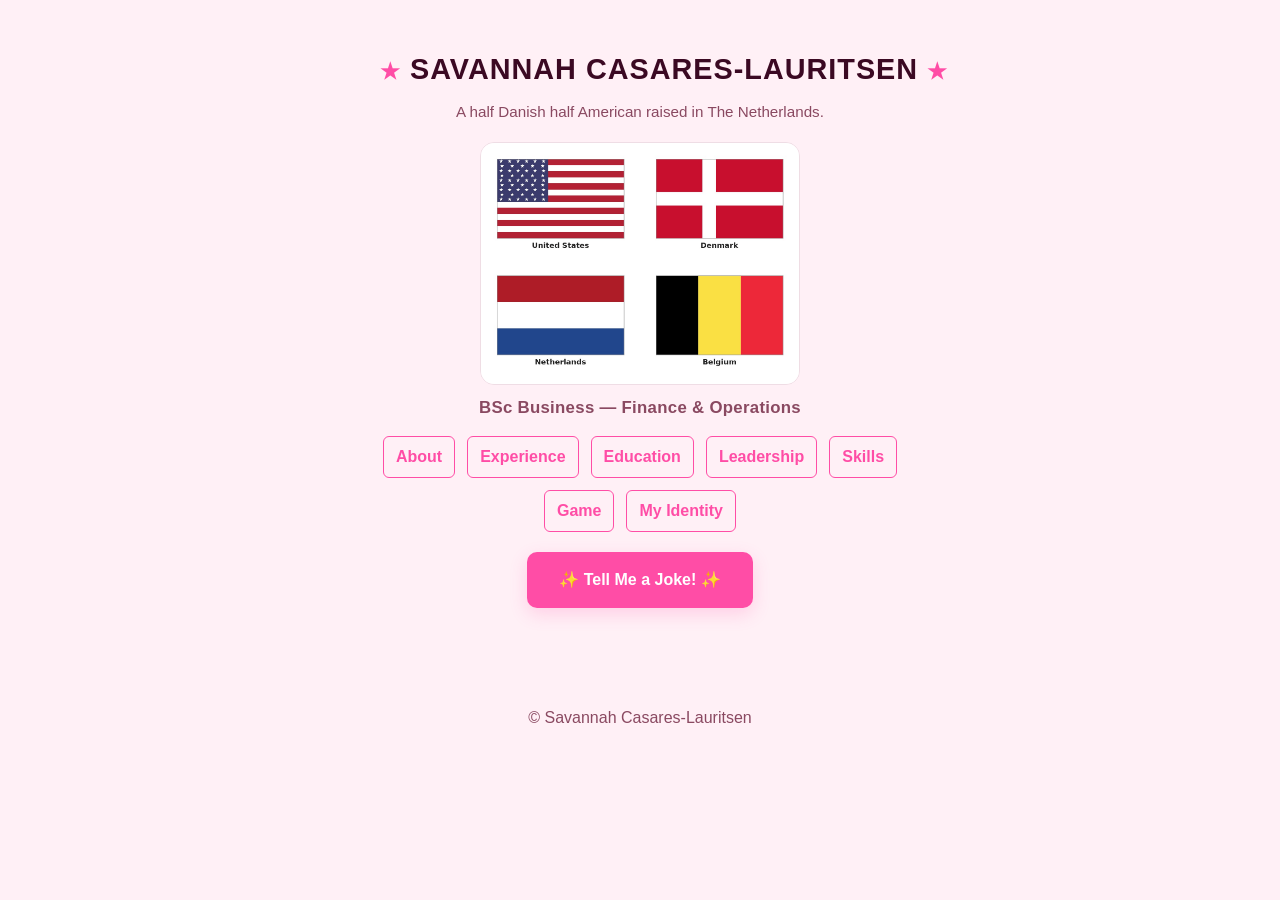
<file: index.html>
<!doctype html>
<html lang="en">
  <head>
    <meta charset="utf-8" />
    <meta name="viewport" content="width=device-width,initial-scale=1" />
    <title>Savannah Casares-Lauritsen</title>
    <meta name="description" content="Home — Savannah Casares-Lauritsen" />
    <link rel="stylesheet" href="styles.css">
  </head>
  <body class="home">
    <main class="hero container">
      <div class="hero-inner">
        <div class="hero-content">
          <h1 class="name"><span class="star">★</span> SAVANNAH CASARES-LAURITSEN <span class="star">★</span></h1>
          <p class="intro">A half Danish half American raised in The Netherlands.</p>
          <div class="photo-wrap">
            <img src="assets/four_flags.jpg" alt="Flags of the United States, Denmark, Netherlands, and Belgium" class="hero-photo">
          </div>
          <p class="tagline">BSc Business — Finance & Operations</p>
          <nav class="hero-links">
            <a class="btn" href="about.html">About</a>
            <a class="btn" href="experience.html">Experience</a>
            <a class="btn" href="education.html">Education</a>
            <a class="btn" href="leadership.html">Leadership</a>
            <a class="btn" href="skills.html">Skills</a>
            <a class="btn" href="games.html">Game</a>
            <a class="btn" href="identity.html">My Identity</a>
          </nav>
          <a class="big-joke-btn" href="jokes.html">✨ Tell Me a Joke! ✨</a>
        </div>
      </div>
    </main>

    <footer class="site-footer">
      <div class="container">© Savannah Casares-Lauritsen</div>
    </footer>

    <script src="script.js"></script>
  </body>
</html>
</file>
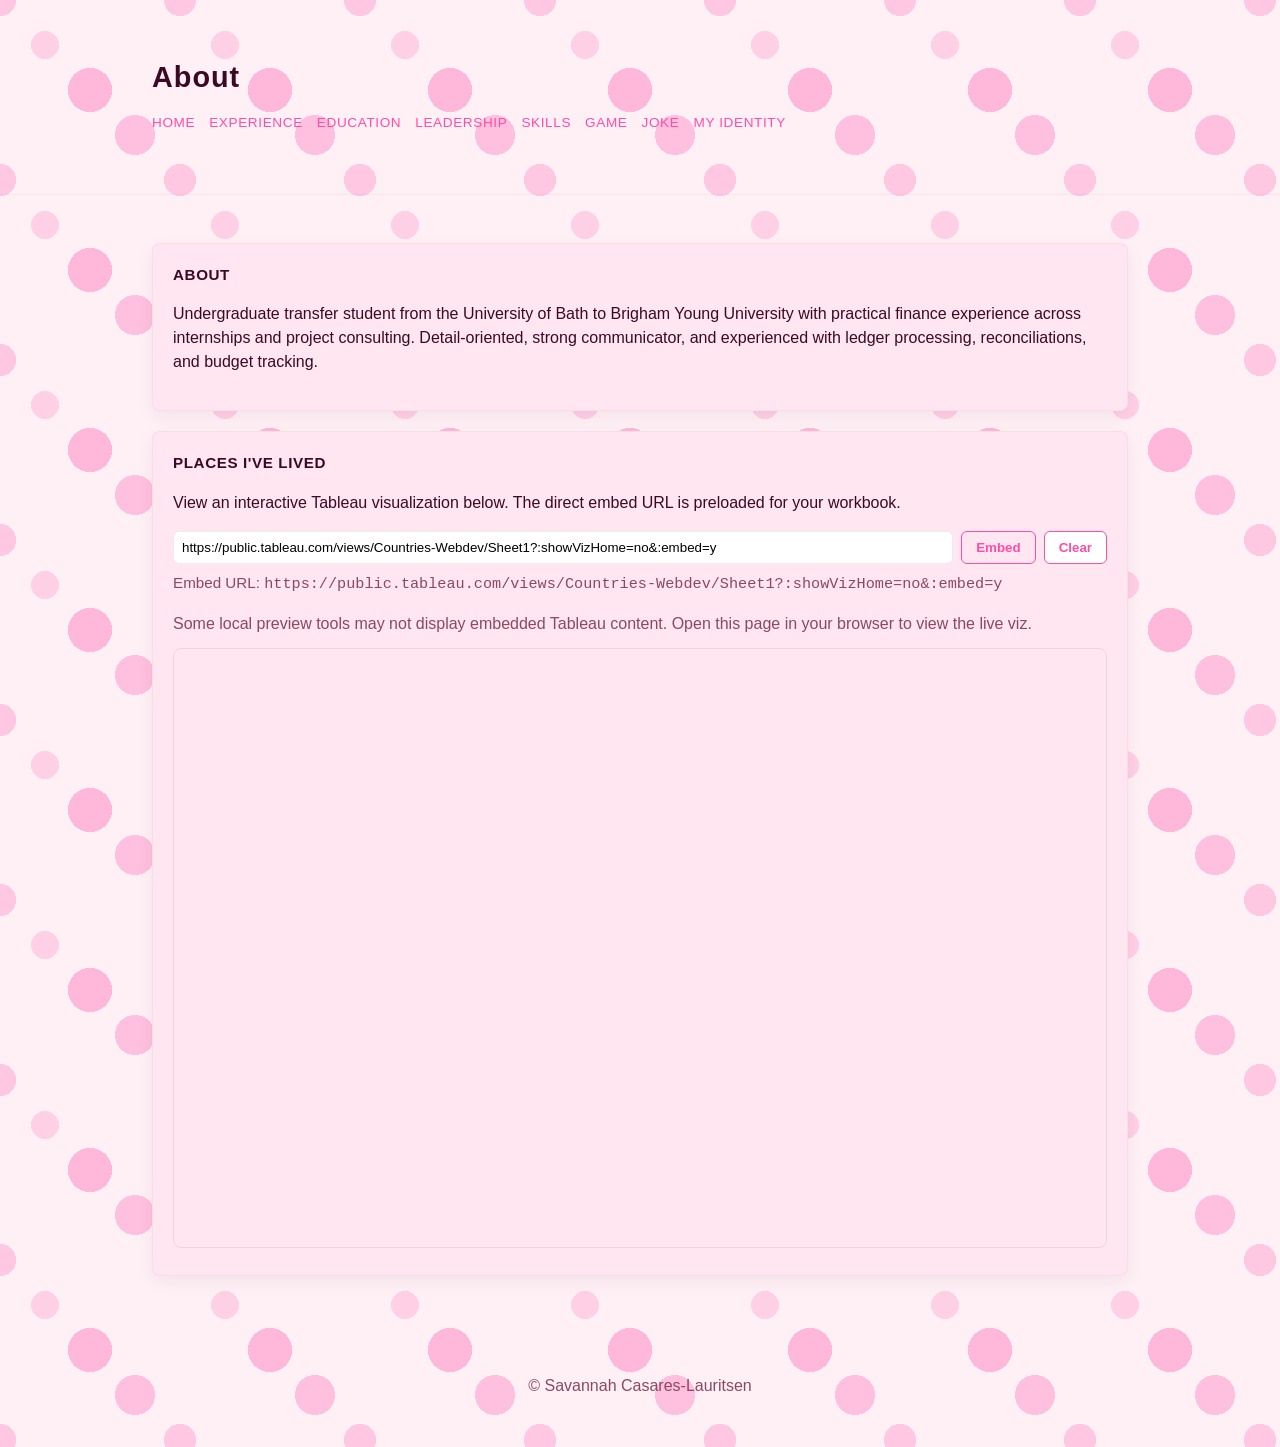
<file: about.html>
<!doctype html>
<html lang="en">
  <head>
    <meta charset="utf-8" />
    <meta name="viewport" content="width=device-width,initial-scale=1" />
    <title>About — Savannah Casares-Lauritsen</title>
    <meta name="description" content="About Savannah Casares-Lauritsen" />
    <link rel="stylesheet" href="styles.css">
  </head>
  <body>
    <header class="site-header">
      <div class="container">
        <h1 class="name">About</h1>
        <nav class="nav">
          <a href="index.html">Home</a>
          <a href="experience.html">Experience</a>
          <a href="education.html">Education</a>
          <a href="leadership.html">Leadership</a>
          <a href="skills.html">Skills</a>
          <a href="games.html">Game</a>
          <a href="jokes.html">Joke</a>
          <a href="identity.html">My Identity</a>
        </nav>
      </div>
    </header>

    <main class="container">
      <section class="card">
        <h2>About</h2>
        <p>Undergraduate transfer student from the University of Bath to Brigham Young University with practical finance experience across internships and project consulting. Detail-oriented, strong communicator, and experienced with ledger processing, reconciliations, and budget tracking.</p>
      </section>
      <section class="card">
        <h2>Places I've lived</h2>
        <p>View an interactive Tableau visualization below. The direct embed URL is preloaded for your workbook.</p>
        <div class="embed-controls" style="margin-top:12px;display:flex;gap:8px;flex-wrap:wrap;">
          <input id="tableauUrl" type="text" value="https://public.tableau.com/views/Countries-Webdev/Sheet1?:showVizHome=no&:embed=y" placeholder="https://public.tableau.com/views/YourWorkbook/SheetName" style="flex:1;padding:8px;border:1px solid rgba(59,9,35,0.08);border-radius:6px;min-width:220px;">
          <button id="embedBtn" class="btn" style="padding:8px 14px;">Embed</button>
          <button id="clearBtn" class="btn" style="padding:8px 14px;background:#fff;border:1px solid var(--accent);color:var(--accent);">Clear</button>
        </div>
        <p style="margin-top:8px;color:var(--muted);font-size:0.95rem;">Embed URL: <code>https://public.tableau.com/views/Countries-Webdev/Sheet1?:showVizHome=no&:embed=y</code></p>

        <div id="embedWrap" style="margin-top:16px;">
          <div id="embedNotice" style="color:var(--muted)">Some local preview tools may not display embedded Tableau content. Open this page in your browser to view the live viz.</div>
          <div id="vizContainer" style="margin-top:12px;display:block;">
            <iframe id="tableauFrame" src="https://public.tableau.com/views/Countries-Webdev/Sheet1?:showVizHome=no&:embed=y" width="100%" height="600" frameborder="0" allowfullscreen style="border:1px solid rgba(59,9,35,0.08);border-radius:8px;"></iframe>
          </div>
        </div>
      </section>
    </main>

    <footer class="site-footer">
      <div class="container">© Savannah Casares-Lauritsen</div>
    </footer>
    <script>
      function normalizeTableauUrl(url){
        if(!url) return '';
        try{
          const u = new URL(url);
          if(!u.hostname.includes('public.tableau.com')) return url;

          // Convert profile/app share URLs to the /views/ embed pattern
          // Example incoming: /app/profile/USER/viz/Workbook/Sheet1?publish=yes
          if(u.pathname.includes('/app/profile/') && u.pathname.includes('/viz/')){
            const after = u.pathname.split('/viz/')[1];
            // Build embed URL: /views/<after>?[:params]
            const base = 'https://public.tableau.com/views/' + after;
            const params = u.search && u.search !== '?' ? u.search.replace('?','') + '&:showVizHome=no&:embed=y' : ':showVizHome=no&:embed=y';
            return base + (params.startsWith(':') ? ('?' + params) : ('?' + params));
          }

          // If it's already a /views/ URL, ensure embed params are present
          if(u.pathname.startsWith('/views')){
            let search = u.search || '';
            if(!search.includes('showVizHome')) search += (search ? '&' : '?') + ':showVizHome=no';
            if(!search.includes('embed')) search += '&:embed=y';
            return u.origin + u.pathname + search;
          }

          return url;
        }catch(e){
          return url;
        }
      }

      // Keep the direct Tableau embed URL visible for the iframe.
      document.addEventListener('DOMContentLoaded', function(){
        const sample = 'https://public.tableau.com/views/Countries-Webdev/Sheet1?:showVizHome=no&:embed=y';
        const input = document.getElementById('tableauUrl');
        if(!input.value) input.value = sample;
      });
    </script>
  </body>
</html>
</file>
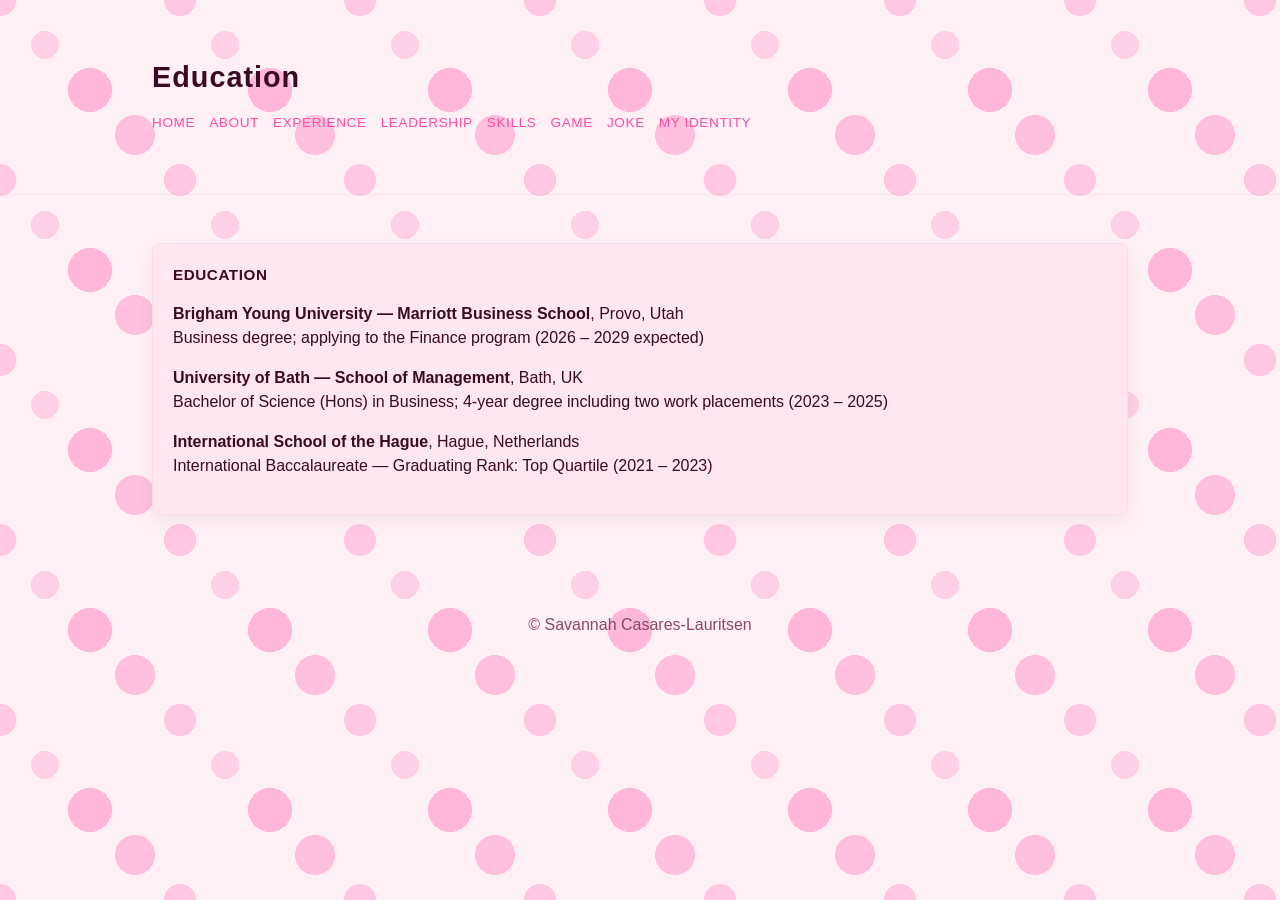
<file: education.html>
<!doctype html>
<html lang="en">
  <head>
    <meta charset="utf-8" />
    <meta name="viewport" content="width=device-width,initial-scale=1" />
    <title>Education — Savannah Casares-Lauritsen</title>
    <meta name="description" content="Education — Savannah Casares-Lauritsen" />
    <link rel="stylesheet" href="styles.css">
  </head>
  <body>
    <header class="site-header">
      <div class="container">
        <h1 class="name">Education</h1>
        <nav class="nav">
          <a href="index.html">Home</a>
          <a href="about.html">About</a>
          <a href="experience.html">Experience</a>
          <a href="leadership.html">Leadership</a>
          <a href="skills.html">Skills</a>
          <a href="games.html">Game</a>
          <a href="jokes.html">Joke</a>
          <a href="identity.html">My Identity</a>
        </nav>
      </div>
    </header>

    <main class="container">
      <section class="card">
        <h2>Education</h2>
        <p><strong>Brigham Young University — Marriott Business School</strong>, Provo, Utah<br> Business degree; applying to the Finance program (2026 – 2029 expected)</p>
        <p><strong>University of Bath — School of Management</strong>, Bath, UK<br> Bachelor of Science (Hons) in Business; 4-year degree including two work placements (2023 – 2025)</p>
        <p><strong>International School of the Hague</strong>, Hague, Netherlands<br> International Baccalaureate — Graduating Rank: Top Quartile (2021 – 2023)</p>
      </section>
    </main>

    <footer class="site-footer">
      <div class="container">© Savannah Casares-Lauritsen</div>
    </footer>
  </body>
</html>
</file>
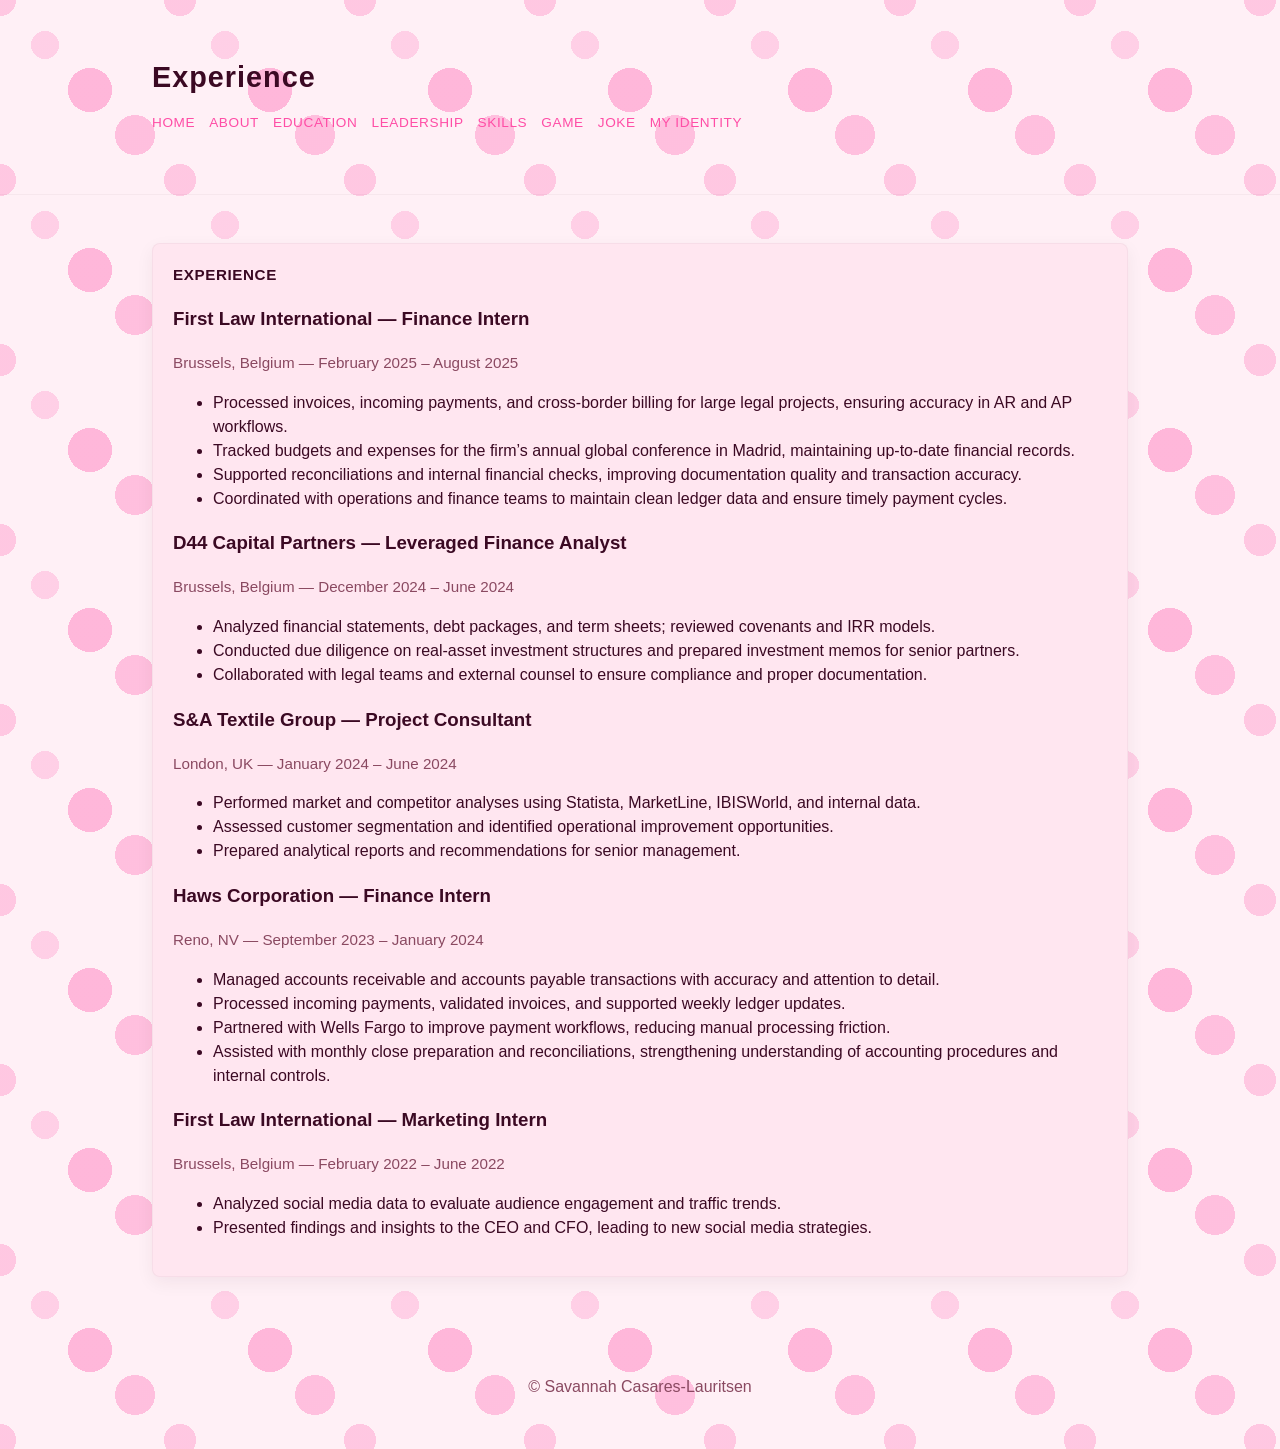
<file: experience.html>
<!doctype html>
<html lang="en">
  <head>
    <meta charset="utf-8" />
    <meta name="viewport" content="width=device-width,initial-scale=1" />
    <title>Experience — Savannah Casares-Lauritsen</title>
    <meta name="description" content="Experience — Savannah Casares-Lauritsen" />
    <link rel="stylesheet" href="styles.css">
  </head>
  <body>
    <header class="site-header">
      <div class="container">
        <h1 class="name">Experience</h1>
        <nav class="nav">
          <a href="index.html">Home</a>
          <a href="about.html">About</a>
          <a href="education.html">Education</a>
          <a href="leadership.html">Leadership</a>
          <a href="skills.html">Skills</a>
          <a href="games.html">Game</a>
          <a href="jokes.html">Joke</a>
          <a href="identity.html">My Identity</a>
        </nav>
      </div>
    </header>

    <main class="container">
      <section class="card">
        <h2>Experience</h2>
        <article>
          <h3>First Law International — Finance Intern</h3>
          <p class="meta">Brussels, Belgium — February 2025 – August 2025</p>
          <ul>
            <li>Processed invoices, incoming payments, and cross-border billing for large legal projects, ensuring accuracy in AR and AP workflows.</li>
            <li>Tracked budgets and expenses for the firm’s annual global conference in Madrid, maintaining up-to-date financial records.</li>
            <li>Supported reconciliations and internal financial checks, improving documentation quality and transaction accuracy.</li>
            <li>Coordinated with operations and finance teams to maintain clean ledger data and ensure timely payment cycles.</li>
          </ul>
        </article>

        <article>
          <h3>D44 Capital Partners — Leveraged Finance Analyst</h3>
          <p class="meta">Brussels, Belgium — December 2024 – June 2024</p>
          <ul>
            <li>Analyzed financial statements, debt packages, and term sheets; reviewed covenants and IRR models.</li>
            <li>Conducted due diligence on real-asset investment structures and prepared investment memos for senior partners.</li>
            <li>Collaborated with legal teams and external counsel to ensure compliance and proper documentation.</li>
          </ul>
        </article>

        <article>
          <h3>S&A Textile Group — Project Consultant</h3>
          <p class="meta">London, UK — January 2024 – June 2024</p>
          <ul>
            <li>Performed market and competitor analyses using Statista, MarketLine, IBISWorld, and internal data.</li>
            <li>Assessed customer segmentation and identified operational improvement opportunities.</li>
            <li>Prepared analytical reports and recommendations for senior management.</li>
          </ul>
        </article>

        <article>
          <h3>Haws Corporation — Finance Intern</h3>
          <p class="meta">Reno, NV — September 2023 – January 2024</p>
          <ul>
            <li>Managed accounts receivable and accounts payable transactions with accuracy and attention to detail.</li>
            <li>Processed incoming payments, validated invoices, and supported weekly ledger updates.</li>
            <li>Partnered with Wells Fargo to improve payment workflows, reducing manual processing friction.</li>
            <li>Assisted with monthly close preparation and reconciliations, strengthening understanding of accounting procedures and internal controls.</li>
          </ul>
        </article>

        <article>
          <h3>First Law International — Marketing Intern</h3>
          <p class="meta">Brussels, Belgium — February 2022 – June 2022</p>
          <ul>
            <li>Analyzed social media data to evaluate audience engagement and traffic trends.</li>
            <li>Presented findings and insights to the CEO and CFO, leading to new social media strategies.</li>
          </ul>
        </article>
      </section>
    </main>

    <footer class="site-footer">
      <div class="container">© Savannah Casares-Lauritsen</div>
    </footer>
  </body>
</html>
</file>
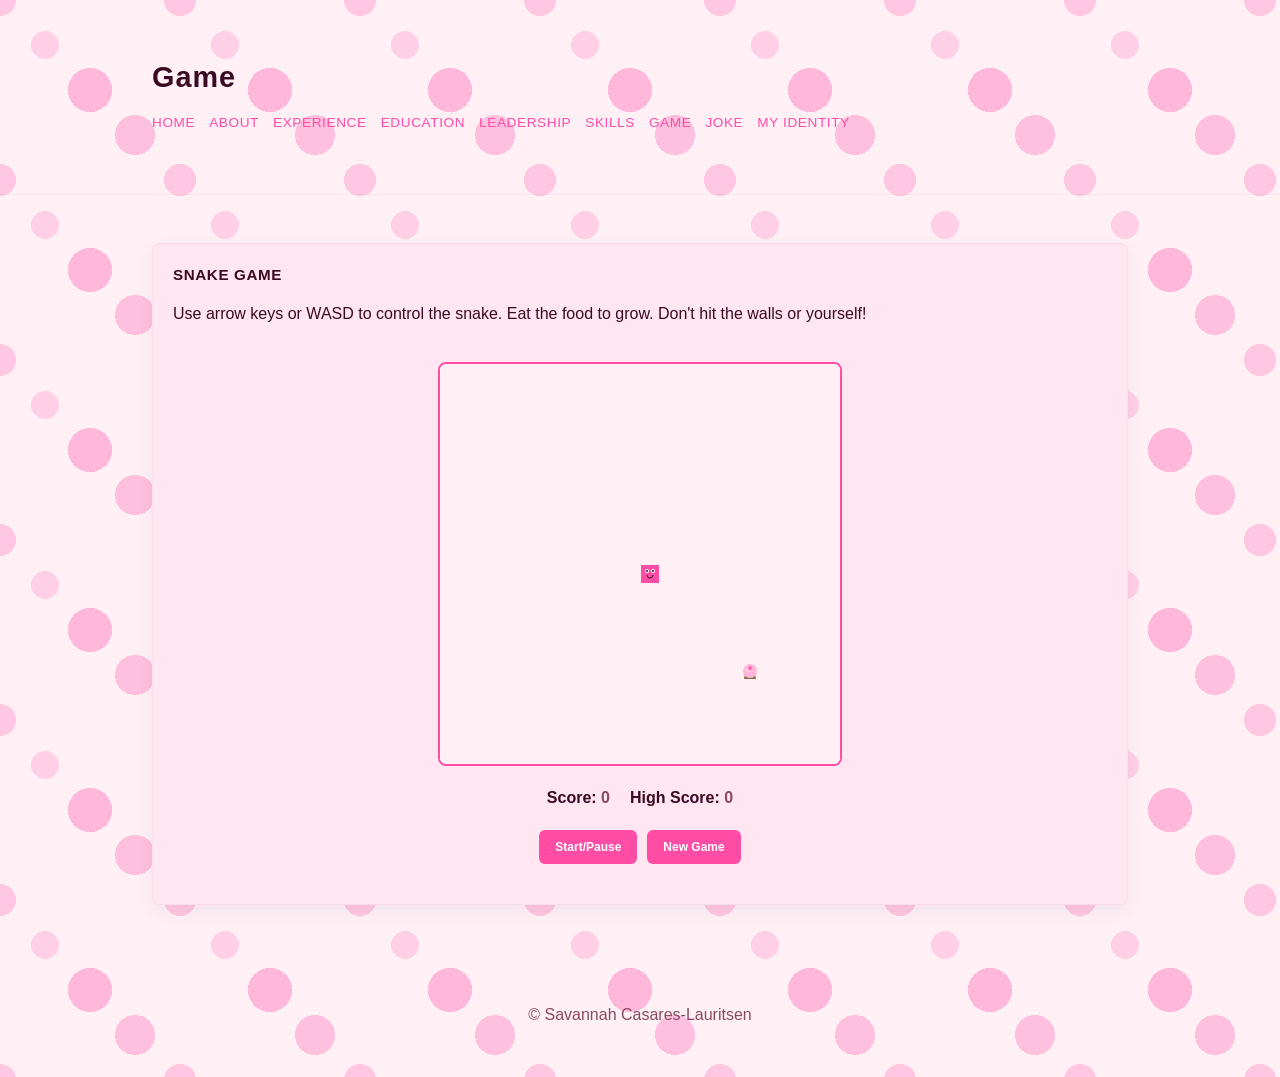
<file: games.html>
<!doctype html>
<html lang="en">
  <head>
    <meta charset="utf-8" />
    <meta name="viewport" content="width=device-width,initial-scale=1" />
    <title>Game — Savannah Casares-Lauritsen</title>
    <meta name="description" content="Game — Savannah Casares-Lauritsen" />
    <link rel="stylesheet" href="styles.css">
    <style>
      .game-container {
        display: flex;
        justify-content: center;
        align-items: center;
        flex-direction: column;
        gap: 20px;
        padding: 20px;
      }
      #snakeCanvas {
        border: 2px solid var(--accent);
        background: #faf8fb;
        display: block;
        margin: 0 auto;
        border-radius: 8px;
      }
      .game-controls {
        display: flex;
        gap: 10px;
        justify-content: center;
        flex-wrap: wrap;
      }
      .game-btn {
        background: var(--accent);
        color: white;
        border: none;
        padding: 10px 16px;
        border-radius: 6px;
        cursor: pointer;
        font-weight: 600;
        font-size: 12px;
      }
      .game-btn:hover {
        opacity: 0.9;
      }
      .game-info {
        display: flex;
        gap: 20px;
        justify-content: center;
        font-weight: 600;
      }
      .game-info span {
        color: var(--muted);
      }
    </style>
  </head>
  <body>
    <header class="site-header">
      <div class="container">
        <h1 class="name">Game</h1>
        <nav class="nav">
          <a href="index.html">Home</a>
          <a href="about.html">About</a>
          <a href="experience.html">Experience</a>
          <a href="education.html">Education</a>
          <a href="leadership.html">Leadership</a>
          <a href="skills.html">Skills</a>
          <a href="games.html">Game</a>
          <a href="jokes.html">Joke</a>
          <a href="identity.html">My Identity</a>
        </nav>
      </div>
    </header>

    <main class="container">
      <section class="card">
        <h2>Snake Game</h2>
        <p>Use arrow keys or WASD to control the snake. Eat the food to grow. Don't hit the walls or yourself!</p>
        
        <div class="game-container">
          <canvas id="snakeCanvas" width="400" height="400"></canvas>
          
          <div class="game-info">
            <div>Score: <span id="score">0</span></div>
            <div>High Score: <span id="highScore">0</span></div>
          </div>
          
          <div class="game-controls">
            <button class="game-btn" onclick="toggleGame()">Start/Pause</button>
            <button class="game-btn" onclick="resetGame()">New Game</button>
          </div>
        </div>
      </section>
    </main>

    <footer class="site-footer">
      <div class="container">© Savannah Casares-Lauritsen</div>
    </footer>

    <script>
      const canvas = document.getElementById('snakeCanvas');
      const ctx = canvas.getContext('2d');
      const scoreDisplay = document.getElementById('score');
      const highScoreDisplay = document.getElementById('highScore');

      const gridSize = 20;
      const tileCount = canvas.width / gridSize;

      let snake = [{x: 10, y: 10}];
      let food = {x: 15, y: 15};
      let direction = {x: 1, y: 0};
      let nextDirection = {x: 1, y: 0};
      let score = 0;
      let highScore = localStorage.getItem('snakeHighScore') || 0;
      let gameRunning = false;
      let gameLoop;

      highScoreDisplay.textContent = highScore;

      function drawGame() {
        ctx.fillStyle = '#fff0f6';
        ctx.fillRect(0, 0, canvas.width, canvas.height);

        // Draw snake
        for (let i = 0; i < snake.length; i++) {
          ctx.fillStyle = '#ff4da6';
          ctx.fillRect(
            snake[i].x * gridSize + 1,
            snake[i].y * gridSize + 1,
            gridSize - 2,
            gridSize - 2
          );
          
          // Draw cute face on head
          if (i === 0) {
            ctx.fillStyle = 'white';
            // Eyes
            ctx.beginPath();
            ctx.arc(snake[i].x * gridSize + 7, snake[i].y * gridSize + 7, 2, 0, Math.PI * 2);
            ctx.fill();
            ctx.beginPath();
            ctx.arc(snake[i].x * gridSize + 13, snake[i].y * gridSize + 7, 2, 0, Math.PI * 2);
            ctx.fill();
            
            // Pupils
            ctx.fillStyle = '#3b0923';
            ctx.beginPath();
            ctx.arc(snake[i].x * gridSize + 7, snake[i].y * gridSize + 7, 1, 0, Math.PI * 2);
            ctx.fill();
            ctx.beginPath();
            ctx.arc(snake[i].x * gridSize + 13, snake[i].y * gridSize + 7, 1, 0, Math.PI * 2);
            ctx.fill();
            
            // Smile
            ctx.strokeStyle = '#3b0923';
            ctx.lineWidth = 1;
            ctx.beginPath();
            ctx.arc(snake[i].x * gridSize + 10, snake[i].y * gridSize + 11, 3, 0, Math.PI);
            ctx.stroke();
          }
        }

        // Draw cupcake food
        drawCupcake(food.x * gridSize, food.y * gridSize);
      }

      function drawCupcake(x, y) {
        // Cupcake wrapper (brown)
        ctx.fillStyle = '#8B6F47';
        ctx.beginPath();
        ctx.moveTo(x + 5, y + 10);
        ctx.lineTo(x + 4, y + 15);
        ctx.lineTo(x + 16, y + 15);
        ctx.lineTo(x + 15, y + 10);
        ctx.closePath();
        ctx.fill();
        
        // Cupcake frosting (light pink with swirl effect)
        ctx.fillStyle = '#FFB6D9';
        ctx.beginPath();
        ctx.arc(x + 10, y + 7, 7, 0, Math.PI * 2);
        ctx.fill();
        
        // Frosting highlight
        ctx.fillStyle = '#FFC7E0';
        ctx.beginPath();
        ctx.arc(x + 8, y + 5, 3, 0, Math.PI * 2);
        ctx.fill();
        
        // Cherry on top
        ctx.fillStyle = '#FF69B4';
        ctx.beginPath();
        ctx.arc(x + 10, y + 4, 2, 0, Math.PI * 2);
        ctx.fill();
      }

      function updateGame() {
        direction = nextDirection;
        const head = {x: snake[0].x + direction.x, y: snake[0].y + direction.y};

        if (head.x < 0 || head.x >= tileCount || head.y < 0 || head.y >= tileCount) {
          endGame();
          return;
        }

        for (let i = 0; i < snake.length; i++) {
          if (head.x === snake[i].x && head.y === snake[i].y) {
            endGame();
            return;
          }
        }

        snake.unshift(head);

        if (head.x === food.x && head.y === food.y) {
          score++;
          scoreDisplay.textContent = score;
          food = {
            x: Math.floor(Math.random() * tileCount),
            y: Math.floor(Math.random() * tileCount)
          };
        } else {
          snake.pop();
        }
      }

      function endGame() {
        gameRunning = false;
        clearInterval(gameLoop);
        if (score > highScore) {
          highScore = score;
          localStorage.setItem('snakeHighScore', highScore);
          highScoreDisplay.textContent = highScore;
        }
        alert(`Game Over! Final Score: ${score}`);
      }

      function toggleGame() {
        if (!gameRunning) {
          gameRunning = true;
          gameLoop = setInterval(() => {
            updateGame();
            drawGame();
          }, 180);
        } else {
          gameRunning = false;
          clearInterval(gameLoop);
        }
      }

      function resetGame() {
        snake = [{x: 10, y: 10}];
        food = {x: 15, y: 15};
        direction = {x: 1, y: 0};
        nextDirection = {x: 1, y: 0};
        score = 0;
        scoreDisplay.textContent = score;
        gameRunning = false;
        clearInterval(gameLoop);
        drawGame();
      }

      document.addEventListener('keydown', (e) => {
        if (!gameRunning) return;
        
        switch(e.key.toLowerCase()) {
          case 'arrowup':
          case 'w':
            if (direction.y === 0) nextDirection = {x: 0, y: -1};
            e.preventDefault();
            break;
          case 'arrowdown':
          case 's':
            if (direction.y === 0) nextDirection = {x: 0, y: 1};
            e.preventDefault();
            break;
          case 'arrowleft':
          case 'a':
            if (direction.x === 0) nextDirection = {x: -1, y: 0};
            e.preventDefault();
            break;
          case 'arrowright':
          case 'd':
            if (direction.x === 0) nextDirection = {x: 1, y: 0};
            e.preventDefault();
            break;
        }
      });

      drawGame();
    </script>
  </body>
</html>
</file>
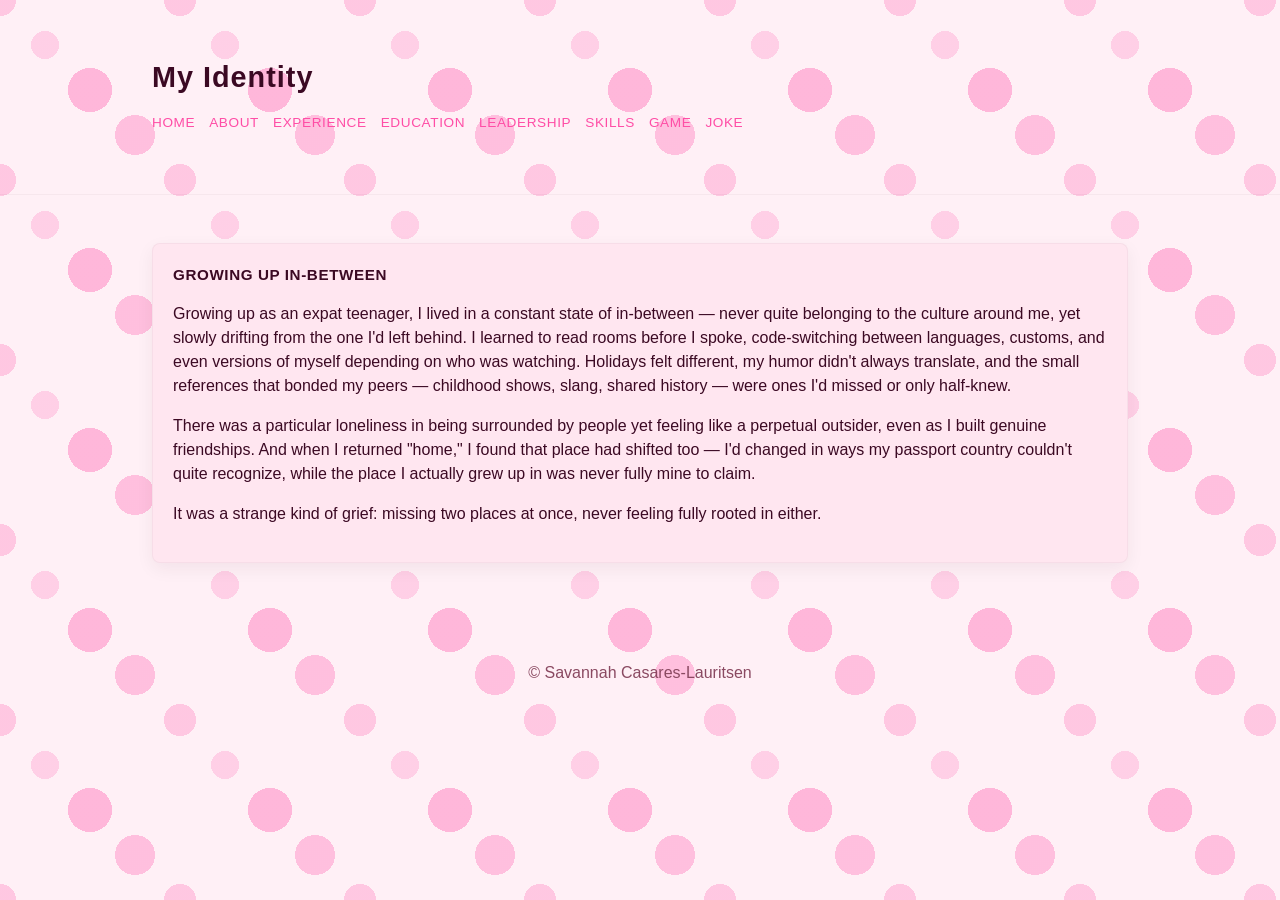
<file: identity.html>
<!doctype html>
<html lang="en">
  <head>
    <meta charset="utf-8" />
    <meta name="viewport" content="width=device-width,initial-scale=1" />
    <title>My Identity — Savannah Casares-Lauritsen</title>
    <meta name="description" content="My Identity — Savannah Casares-Lauritsen" />
    <link rel="stylesheet" href="styles.css">
  </head>
  <body>
    <header class="site-header">
      <div class="container">
        <h1 class="name">My Identity</h1>
        <nav class="nav">
          <a href="index.html">Home</a>
          <a href="about.html">About</a>
          <a href="experience.html">Experience</a>
          <a href="education.html">Education</a>
          <a href="leadership.html">Leadership</a>
          <a href="skills.html">Skills</a>
          <a href="games.html">Game</a>
          <a href="jokes.html">Joke</a>
        </nav>
      </div>
    </header>

    <main class="container">
      <section class="card">
        <h2>Growing Up In-Between</h2>
        <p>Growing up as an expat teenager, I lived in a constant state of in-between — never quite belonging to the culture around me, yet slowly drifting from the one I'd left behind. I learned to read rooms before I spoke, code-switching between languages, customs, and even versions of myself depending on who was watching. Holidays felt different, my humor didn't always translate, and the small references that bonded my peers — childhood shows, slang, shared history — were ones I'd missed or only half-knew.</p>
        <p>There was a particular loneliness in being surrounded by people yet feeling like a perpetual outsider, even as I built genuine friendships. And when I returned "home," I found that place had shifted too — I'd changed in ways my passport country couldn't quite recognize, while the place I actually grew up in was never fully mine to claim.</p>
        <p>It was a strange kind of grief: missing two places at once, never feeling fully rooted in either.</p>
      </section>
    </main>

    <footer class="site-footer">
      <div class="container">© Savannah Casares-Lauritsen</div>
    </footer>
  </body>
</html>
</file>
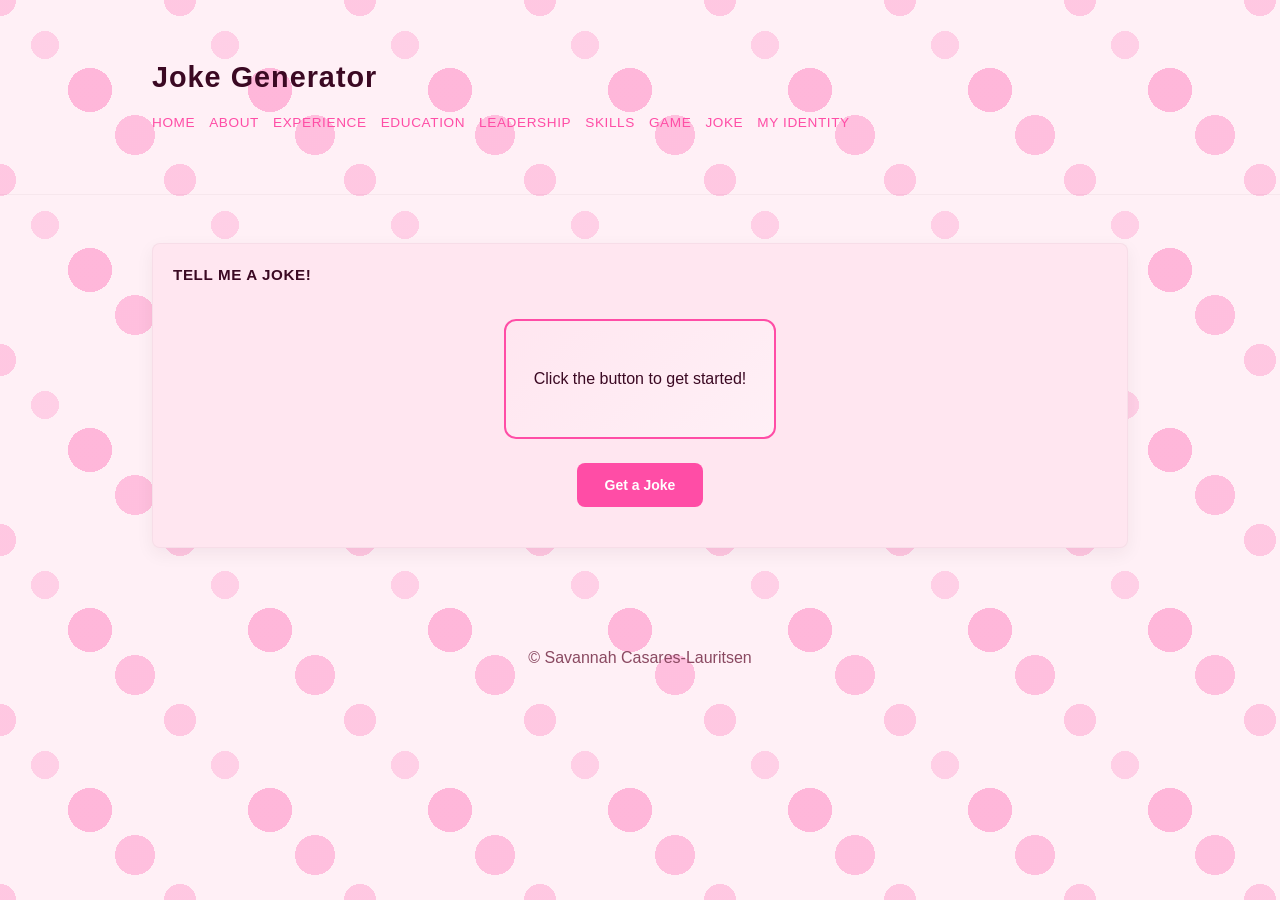
<file: jokes.html>
<!doctype html>
<html lang="en">
  <head>
    <meta charset="utf-8" />
    <meta name="viewport" content="width=device-width,initial-scale=1" />
    <title>Joke Generator — Savannah Casares-Lauritsen</title>
    <meta name="description" content="Joke Generator — Savannah Casares-Lauritsen" />
    <link rel="stylesheet" href="styles.css">
    <style>
      .joke-container {
        display: flex;
        justify-content: center;
        align-items: center;
        flex-direction: column;
        gap: 24px;
        padding: 20px;
      }
      .joke-box {
        background: linear-gradient(135deg, #ffe6f0, #fff0f6);
        border: 2px solid var(--accent);
        padding: 28px;
        border-radius: 12px;
        max-width: 500px;
        min-height: 120px;
        display: flex;
        align-items: center;
        justify-content: center;
        text-align: center;
        font-size: 16px;
        line-height: 1.6;
        color: var(--text);
        font-weight: 500;
      }
      .joke-setup {
        margin-bottom: 12px;
      }
      .joke-punchline {
        margin-top: 16px;
        font-weight: 700;
        color: var(--accent);
      }
      .joke-btn {
        background: var(--accent);
        color: white;
        border: none;
        padding: 14px 28px;
        border-radius: 8px;
        cursor: pointer;
        font-weight: 700;
        font-size: 14px;
        transition: all 0.3s ease;
      }
      .joke-btn:hover {
        transform: scale(1.05);
        box-shadow: 0 6px 18px rgba(255, 77, 166, 0.3);
      }
    </style>
  </head>
  <body>
    <header class="site-header">
      <div class="container">
        <h1 class="name">Joke Generator</h1>
        <nav class="nav">
          <a href="index.html">Home</a>
          <a href="about.html">About</a>
          <a href="experience.html">Experience</a>
          <a href="education.html">Education</a>
          <a href="leadership.html">Leadership</a>
          <a href="skills.html">Skills</a>
          <a href="games.html">Game</a>
          <a href="jokes.html">Joke</a>
          <a href="identity.html">My Identity</a>
        </nav>
      </div>
    </header>

    <main class="container">
      <section class="card">
        <h2>Tell Me a Joke!</h2>
        <div class="joke-container">
          <div class="joke-box" id="jokeBox">
            <div>Click the button to get started!</div>
          </div>
          <button class="joke-btn" id="mainBtn" onclick="getJoke()">Get a Joke</button>
          <button class="joke-btn" id="answerBtn" onclick="showAnswer()" style="display: none;">Show Answer</button>
        </div>
      </section>
    </main>

    <footer class="site-footer">
      <div class="container">© Savannah Casares-Lauritsen</div>
    </footer>

    <script>
      const jokes = [
        {
          setup: "Why did the scarecrow win an award?",
          punchline: "Because he was outstanding in his field!"
        },
        {
          setup: "Why don't scientists trust atoms?",
          punchline: "Because they make up everything!"
        },
        {
          setup: "What do you call a fake noodle?",
          punchline: "An impasta!"
        },
        {
          setup: "Why did the math book look sad?",
          punchline: "Because it had too many problems!"
        },
        {
          setup: "What do you call a bear with no teeth?",
          punchline: "A gummy bear!"
        },
        {
          setup: "Why don't eggs tell jokes?",
          punchline: "They'd crack each other up!"
        },
        {
          setup: "What did the ocean say to the beach?",
          punchline: "Nothing, it just waved!"
        },
        {
          setup: "Why is a computer cold?",
          punchline: "Because it left its Windows open!"
        },
        {
          setup: "What do you call cheese that isn't yours?",
          punchline: "Nacho cheese!"
        },
        {
          setup: "Why did the coffee file a police report?",
          punchline: "It got mugged!"
        },
        {
          setup: "What's the best thing about Switzerland?",
          punchline: "I don't know, but the flag is a big plus!"
        },
        {
          setup: "Why did the golfer bring two pairs of pants?",
          punchline: "In case he got a hole in one!"
        }
      ];

      let currentJoke = null;

      function getJoke() {
        currentJoke = jokes[Math.floor(Math.random() * jokes.length)];
        const jokeBox = document.getElementById('jokeBox');
        const answerBtn = document.getElementById('answerBtn');
        jokeBox.innerHTML = `
          <div>
            <div class="joke-setup">${currentJoke.setup}</div>
          </div>
        `;
        answerBtn.style.display = 'inline-block';
      }

      function showAnswer() {
        if (!currentJoke) return;
        const jokeBox = document.getElementById('jokeBox');
        const answerBtn = document.getElementById('answerBtn');
        jokeBox.innerHTML = `
          <div>
            <div class="joke-setup">${currentJoke.setup}</div>
            <div class="joke-punchline">${currentJoke.punchline}</div>
          </div>
        `;
        answerBtn.style.display = 'none';
      }
    </script>
  </body>
</html>
</file>
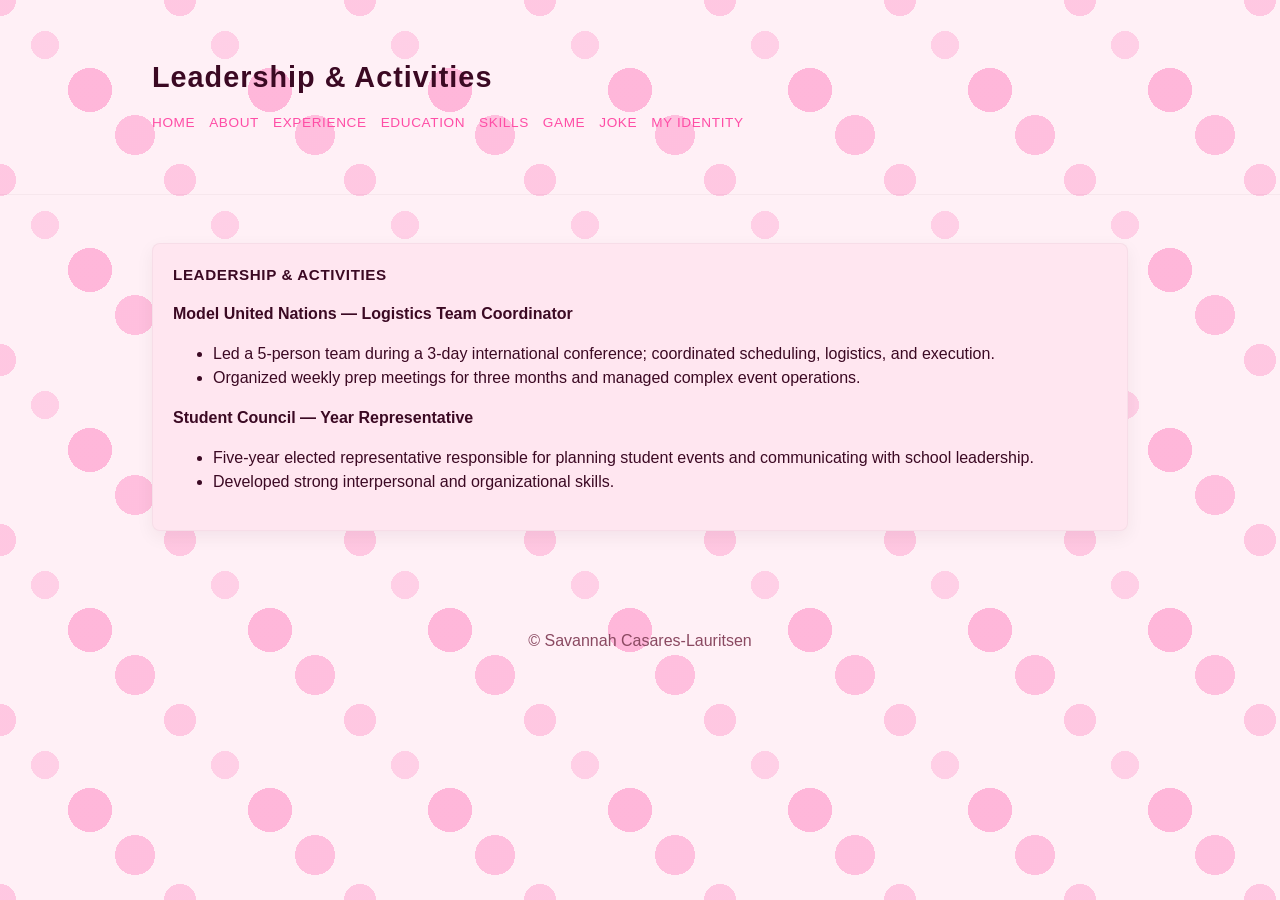
<file: leadership.html>
<!doctype html>
<html lang="en">
  <head>
    <meta charset="utf-8" />
    <meta name="viewport" content="width=device-width,initial-scale=1" />
    <title>Leadership — Savannah Casares-Lauritsen</title>
    <meta name="description" content="Leadership — Savannah Casares-Lauritsen" />
    <link rel="stylesheet" href="styles.css">
  </head>
  <body>
    <header class="site-header">
      <div class="container">
        <h1 class="name">Leadership & Activities</h1>
        <nav class="nav">
          <a href="index.html">Home</a>
          <a href="about.html">About</a>
          <a href="experience.html">Experience</a>
          <a href="education.html">Education</a>
          <a href="skills.html">Skills</a>
          <a href="games.html">Game</a>
          <a href="jokes.html">Joke</a>
          <a href="identity.html">My Identity</a>
        </nav>
      </div>
    </header>

    <main class="container">
      <section class="card">
        <h2>Leadership & Activities</h2>
        <p><strong>Model United Nations — Logistics Team Coordinator</strong></p>
        <ul>
          <li>Led a 5-person team during a 3-day international conference; coordinated scheduling, logistics, and execution.</li>
          <li>Organized weekly prep meetings for three months and managed complex event operations.</li>
        </ul>
        <p><strong>Student Council — Year Representative</strong></p>
        <ul>
          <li>Five-year elected representative responsible for planning student events and communicating with school leadership.</li>
          <li>Developed strong interpersonal and organizational skills.</li>
        </ul>
      </section>
    </main>

    <footer class="site-footer">
      <div class="container">© Savannah Casares-Lauritsen</div>
    </footer>
  </body>
</html>
</file>
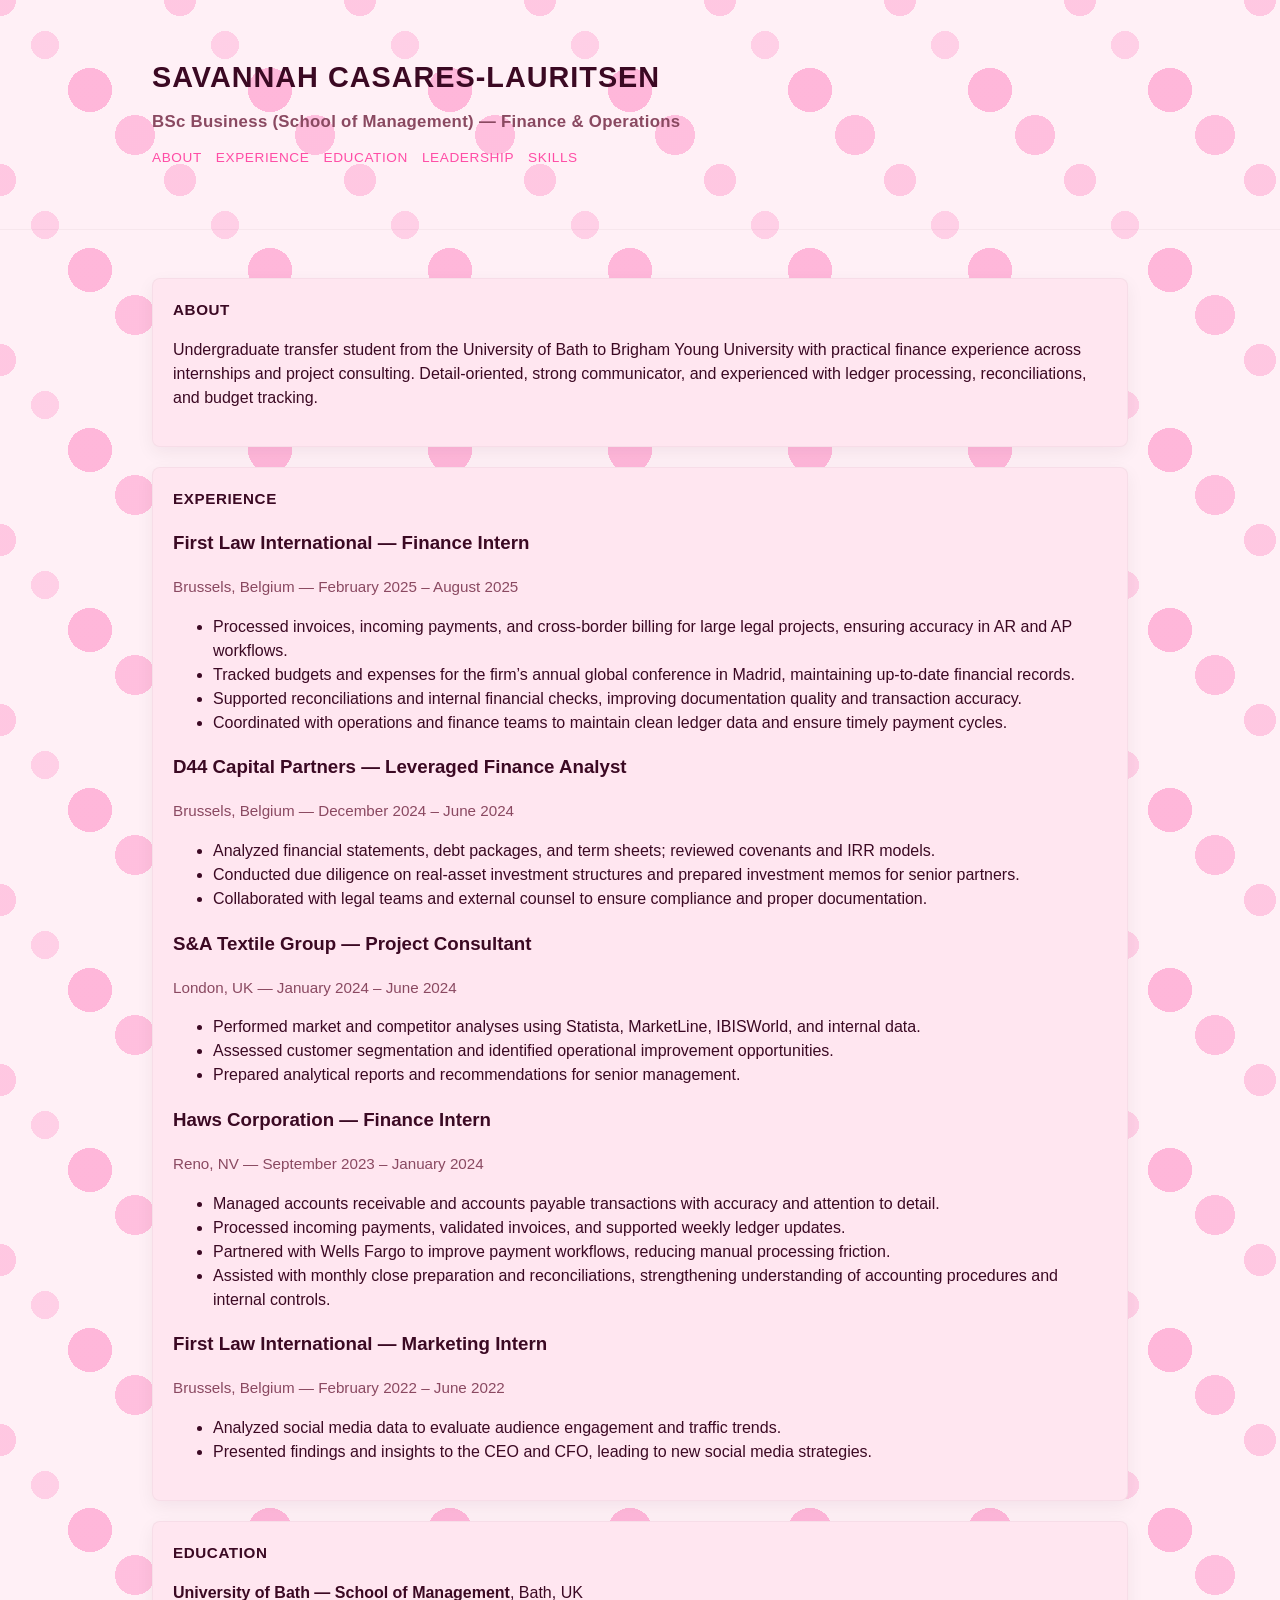
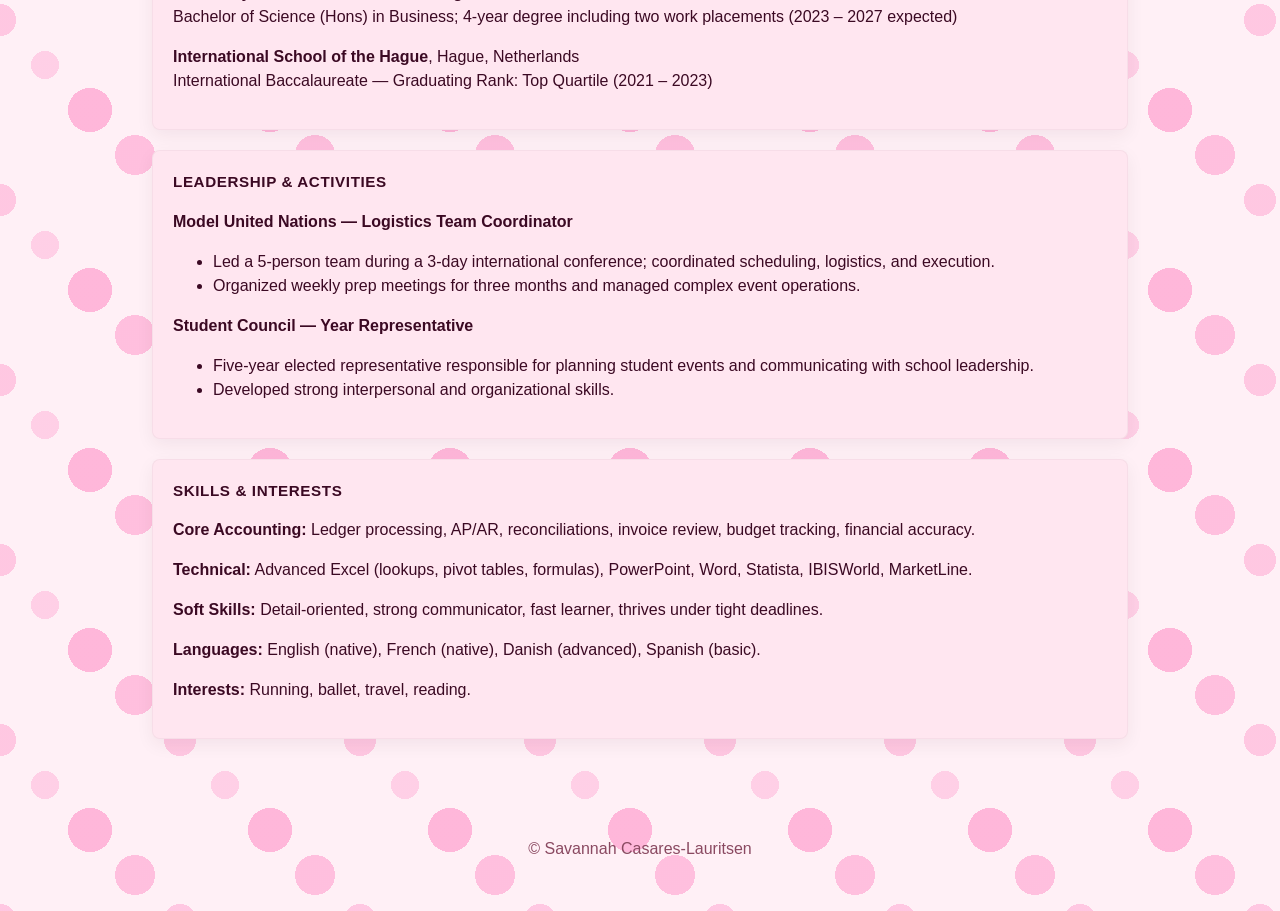
<file: resume.html>
<!doctype html>
<html lang="en">
  <head>
    <meta charset="utf-8" />
    <meta name="viewport" content="width=device-width,initial-scale=1" />
    <title>Savannah Casares-Lauritsen — Resume</title>
    <meta name="description" content="Resume website for Savannah Casares-Lauritsen" />
    <link rel="stylesheet" href="styles.css">
  </head>
  <body>
    <header class="site-header">
      <div class="container">
        <h1 class="name">SAVANNAH CASARES-LAURITSEN</h1>
        <p class="tagline">BSc Business (School of Management) — Finance & Operations</p>
        <nav class="nav">
          <a href="#about">About</a>
          <a href="#experience">Experience</a>
          <a href="#education">Education</a>
          <a href="#leadership">Leadership</a>
          <a href="#skills">Skills</a>
        </nav>
      </div>
    </header>

    <main class="container">
      <section id="about" class="card">
        <h2>About</h2>
        <p>Undergraduate transfer student from the University of Bath to Brigham Young University with practical finance experience across internships and project consulting. Detail-oriented, strong communicator, and experienced with ledger processing, reconciliations, and budget tracking.</p>
      </section>

      <section id="experience" class="card">
        <h2>Experience</h2>

        <article>
          <h3>First Law International — Finance Intern</h3>
          <p class="meta">Brussels, Belgium — February 2025 – August 2025</p>
          <ul>
            <li>Processed invoices, incoming payments, and cross-border billing for large legal projects, ensuring accuracy in AR and AP workflows.</li>
            <li>Tracked budgets and expenses for the firm’s annual global conference in Madrid, maintaining up-to-date financial records.</li>
            <li>Supported reconciliations and internal financial checks, improving documentation quality and transaction accuracy.</li>
            <li>Coordinated with operations and finance teams to maintain clean ledger data and ensure timely payment cycles.</li>
          </ul>
        </article>

        <article>
          <h3>D44 Capital Partners — Leveraged Finance Analyst</h3>
          <p class="meta">Brussels, Belgium — December 2024 – June 2024</p>
          <ul>
            <li>Analyzed financial statements, debt packages, and term sheets; reviewed covenants and IRR models.</li>
            <li>Conducted due diligence on real-asset investment structures and prepared investment memos for senior partners.</li>
            <li>Collaborated with legal teams and external counsel to ensure compliance and proper documentation.</li>
          </ul>
        </article>

        <article>
          <h3>S&A Textile Group — Project Consultant</h3>
          <p class="meta">London, UK — January 2024 – June 2024</p>
          <ul>
            <li>Performed market and competitor analyses using Statista, MarketLine, IBISWorld, and internal data.</li>
            <li>Assessed customer segmentation and identified operational improvement opportunities.</li>
            <li>Prepared analytical reports and recommendations for senior management.</li>
          </ul>
        </article>

        <article>
          <h3>Haws Corporation — Finance Intern</h3>
          <p class="meta">Reno, NV — September 2023 – January 2024</p>
          <ul>
            <li>Managed accounts receivable and accounts payable transactions with accuracy and attention to detail.</li>
            <li>Processed incoming payments, validated invoices, and supported weekly ledger updates.</li>
            <li>Partnered with Wells Fargo to improve payment workflows, reducing manual processing friction.</li>
            <li>Assisted with monthly close preparation and reconciliations, strengthening understanding of accounting procedures and internal controls.</li>
          </ul>
        </article>

        <article>
          <h3>First Law International — Marketing Intern</h3>
          <p class="meta">Brussels, Belgium — February 2022 – June 2022</p>
          <ul>
            <li>Analyzed social media data to evaluate audience engagement and traffic trends.</li>
            <li>Presented findings and insights to the CEO and CFO, leading to new social media strategies.</li>
          </ul>
        </article>
      </section>

      <section id="education" class="card">
        <h2>Education</h2>
        <p><strong>University of Bath — School of Management</strong>, Bath, UK<br> Bachelor of Science (Hons) in Business; 4-year degree including two work placements (2023 – 2027 expected)</p>
        <p><strong>International School of the Hague</strong>, Hague, Netherlands<br> International Baccalaureate — Graduating Rank: Top Quartile (2021 – 2023)</p>
      </section>

      <section id="leadership" class="card">
        <h2>Leadership & Activities</h2>
        <p><strong>Model United Nations — Logistics Team Coordinator</strong></p>
        <ul>
          <li>Led a 5-person team during a 3-day international conference; coordinated scheduling, logistics, and execution.</li>
          <li>Organized weekly prep meetings for three months and managed complex event operations.</li>
        </ul>
        <p><strong>Student Council — Year Representative</strong></p>
        <ul>
          <li>Five-year elected representative responsible for planning student events and communicating with school leadership.</li>
          <li>Developed strong interpersonal and organizational skills.</li>
        </ul>
      </section>

      <section id="skills" class="card">
        <h2>Skills & Interests</h2>
        <p><strong>Core Accounting:</strong> Ledger processing, AP/AR, reconciliations, invoice review, budget tracking, financial accuracy.</p>
        <p><strong>Technical:</strong> Advanced Excel (lookups, pivot tables, formulas), PowerPoint, Word, Statista, IBISWorld, MarketLine.</p>
        <p><strong>Soft Skills:</strong> Detail-oriented, strong communicator, fast learner, thrives under tight deadlines.</p>
        <p><strong>Languages:</strong> English (native), French (native), Danish (advanced), Spanish (basic).</p>
        <p><strong>Interests:</strong> Running, ballet, travel, reading.</p>
      </section>

    </main>

    <footer class="site-footer">
      <div class="container">© Savannah Casares-Lauritsen</div>
    </footer>

    <script src="script.js"></script>
  </body>
</html>
</file>
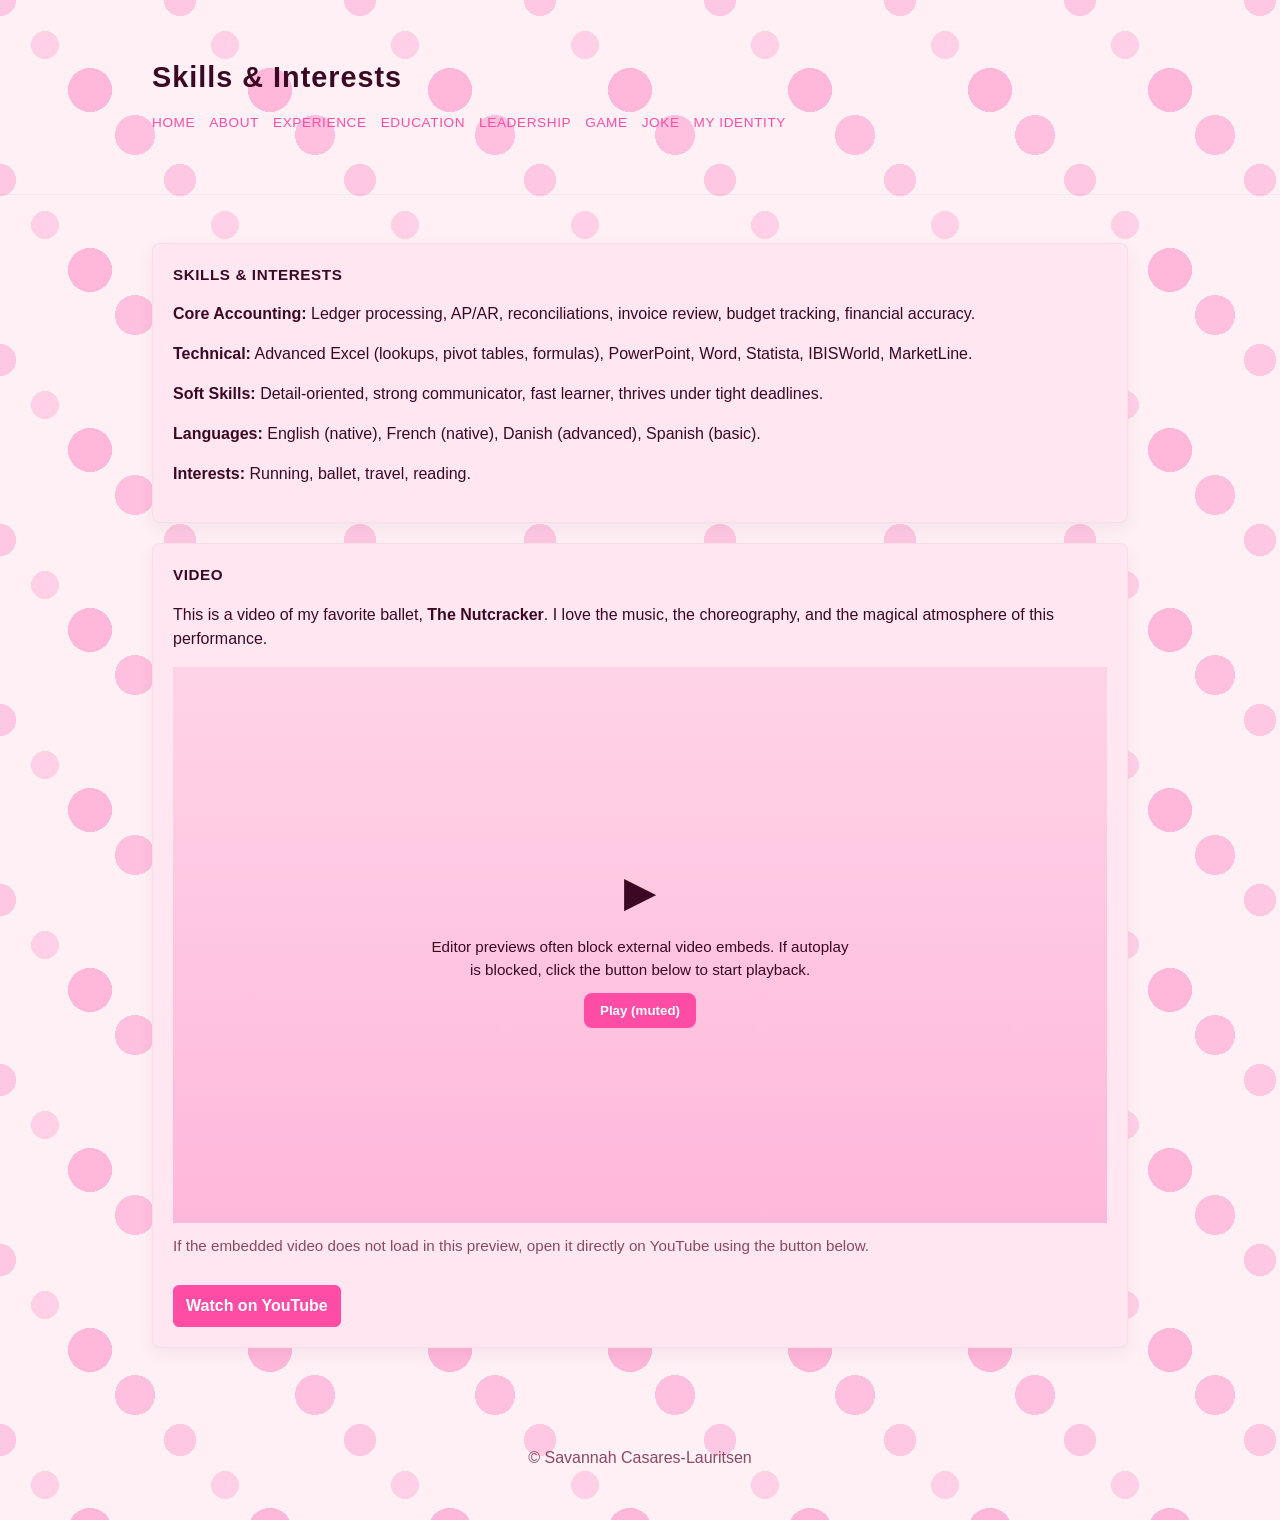
<file: skills.html>
<!doctype html>
<html lang="en">
  <head>
    <meta charset="utf-8" />
    <meta name="viewport" content="width=device-width,initial-scale=1" />
    <title>Skills — Savannah Casares-Lauritsen</title>
    <meta name="description" content="Skills — Savannah Casares-Lauritsen" />
    <link rel="stylesheet" href="styles.css">
  </head>
  <body>
    <header class="site-header">
      <div class="container">
        <h1 class="name">Skills & Interests</h1>
        <nav class="nav">
          <a href="index.html">Home</a>
          <a href="about.html">About</a>
          <a href="experience.html">Experience</a>
          <a href="education.html">Education</a>
          <a href="leadership.html">Leadership</a>
          <a href="games.html">Game</a>
          <a href="jokes.html">Joke</a>
          <a href="identity.html">My Identity</a>
        </nav>
      </div>
    </header>

    <main class="container">
      <section class="card">
        <h2>Skills & Interests</h2>
        <p><strong>Core Accounting:</strong> Ledger processing, AP/AR, reconciliations, invoice review, budget tracking, financial accuracy.</p>
        <p><strong>Technical:</strong> Advanced Excel (lookups, pivot tables, formulas), PowerPoint, Word, Statista, IBISWorld, MarketLine.</p>
        <p><strong>Soft Skills:</strong> Detail-oriented, strong communicator, fast learner, thrives under tight deadlines.</p>
        <p><strong>Languages:</strong> English (native), French (native), Danish (advanced), Spanish (basic).</p>
        <p><strong>Interests:</strong> Running, ballet, travel, reading.</p>
      </section>
      <section class="card">
        <h2>Video</h2>
        <p>This is a video of my favorite ballet, <strong>The Nutcracker</strong>. I love the music, the choreography, and the magical atmosphere of this performance.</p>
        <div class="video-wrap" style="position:relative;padding-bottom:56.25%;padding-top:30px;height:0;overflow:hidden;">
          <div class="video-preview" id="videoPreview">
            <div>
              <span class="play-icon">▶</span>
              <p>Editor previews often block external video embeds. If autoplay is blocked, click the button below to start playback.</p>
              <div style="margin-top:12px;">
                <button id="videoPlayBtn" class="btn" style="background:var(--accent);color:#fff;padding:10px 16px;border-radius:8px;border:none;font-weight:700;">Play (muted)</button>
              </div>
            </div>
          </div>
          <div id="yt-player" style="position:absolute;top:0;left:0;width:100%;height:100%;"></div>
        </div>
        <p id="videoFallback" style="margin-top:12px;color:var(--muted);font-size:0.95rem;">If the embedded video does not load in this preview, open it directly on YouTube using the button below.</p>
        <a class="btn" href="https://www.youtube.com/watch?v=heNk-DuQLSA" target="_blank" rel="noopener noreferrer" style="display:inline-block;margin-top:12px;background:var(--accent);color:#fff;">Watch on YouTube</a>
      </section>
    </main>

    <footer class="site-footer">
      <div class="container">© Savannah Casares-Lauritsen</div>
    </footer>
    <script src="https://www.youtube.com/iframe_api"></script>
    <script>
      // Replace static iframe with YouTube IFrame API player and autoplay muted
      var player;
      function onYouTubeIframeAPIReady() {
        player = new YT.Player('yt-player', {
          videoId: 'heNk-DuQLSA',
          playerVars: {
            rel: 0,
            modestbranding: 1,
            playsinline: 1,
            autoplay: 1,
            mute: 1,
            controls: 1
          },
          events: {
            'onReady': function(event) {
              try { event.target.playVideo(); } catch (e) {}
              var preview = document.getElementById('videoPreview');
              if (preview) preview.style.display = 'none';
            },
            'onError': function() {
              var preview = document.getElementById('videoPreview');
              if (preview) preview.style.display = 'flex';
            }
          }
        });
      }
      // Fallback: user-triggered play if autoplay blocked
      document.addEventListener('click', function(e) {
        if (e.target && e.target.id === 'videoPlayBtn') {
          if (player && typeof player.playVideo === 'function') {
            player.playVideo();
            var preview = document.getElementById('videoPreview');
            if (preview) preview.style.display = 'none';
          } else {
            // open YouTube as last resort
            window.open('https://www.youtube.com/watch?v=heNk-DuQLSA', '_blank', 'noopener');
          }
        }
      });
    </script>
  </body>
</html>
</file>
<file: styles.css>
:root {
  --bg: #fff0f6;
  --card: #ffe6f0;
  --muted: #8a4961;
  --accent: #ff4da6;
  --text: #3b0923;
}

* { box-sizing: border-box; }

html,
body {
  height: 100%;
}

body {
  margin: 0;
  font-family: Arial, Helvetica, sans-serif;
  font-size: 16px;
  line-height: 1.5;
  background-color: var(--bg);
  background-image:
    radial-gradient(circle, rgba(255,77,166,0.35) 22px, transparent 22px),
    radial-gradient(circle, rgba(255,77,166,0.25) 16px, transparent 16px),
    radial-gradient(circle, rgba(255,77,166,0.30) 20px, transparent 20px),
    radial-gradient(circle, rgba(255,77,166,0.20) 14px, transparent 14px);
  background-size: 180px 180px, 180px 180px, 180px 180px, 180px 180px;
  background-position: 0 0, 90px 90px, 45px 45px, 135px 135px;
  color: var(--text);
  -webkit-font-smoothing: antialiased;
}

body.home {
  background-image: none;
  background-color: var(--bg);
}

.star {
  color: var(--accent);
  font-size: 1.4rem;
  vertical-align: middle;
  animation: twinkle 1.6s ease-in-out infinite;
  display: inline-block;
}

.star:last-child {
  animation-delay: 0.8s;
}

@keyframes twinkle {
  0%, 100% { opacity: 1; transform: scale(1) rotate(0deg); }
  50% { opacity: 0.4; transform: scale(0.7) rotate(20deg); }
}

.container {
  max-width: 1040px;
  margin: 0 auto;
  padding: 28px 32px;
}

.site-header {
  padding: 28px 0;
  border-bottom: 1px solid rgba(59, 9, 35, 0.04);
}

.name {
  margin: 0;
  font-size: 1.8rem;
  letter-spacing: 1px;
  font-weight: 700;
  white-space: nowrap;
  overflow: visible;
}

@media (max-width: 600px) {
  .name {
    font-size: 1.1rem;
    letter-spacing: 0.3px;
  }
}

.intro {
  margin: 10px 0 0;
  color: var(--muted);
  font-size: 0.95rem;
}

.tagline {
  margin: 10px 0 0;
  color: var(--muted);
  font-weight: 700;
  font-size: 1.05rem;
  letter-spacing: 0.3px;
}

.nav {
  display: flex;
  gap: 14px;
  margin-top: 14px;
  flex-wrap: wrap;
}

.nav a {
  color: var(--accent);
  text-decoration: none;
  font-size: 0.85rem;
  padding-bottom: 4px;
  letter-spacing: 0.6px;
  text-transform: uppercase;
}

.nav a:hover { border-bottom: 2px solid var(--accent); }

.card {
  background: var(--card);
  padding: 20px;
  border-radius: 8px;
  margin: 20px 0;
  box-shadow: 0 6px 18px rgba(59, 9, 35, 0.06);
  border: 1px solid rgba(59, 9, 35, 0.04);
}

.card h2 {
  margin-top: 0;
  text-transform: uppercase;
  letter-spacing: 0.6px;
  color: var(--text);
  font-size: 0.95rem;
}

.meta {
  color: var(--muted);
  font-size: 0.95rem;
}

.site-footer {
  padding: 22px 0;
  color: var(--muted);
  text-align: center;
}

/* Hero styles for front page */
.hero {
  display: flex;
  align-items: center;
  justify-content: center;
  padding: 48px 0;
}

.hero-inner {
  display: flex;
  flex-direction: column;
  align-items: center;
  gap: 18px;
  text-align: center;
}

.hero-content { max-width: 520px; }

.photo-wrap {
  margin: 18px auto 0;
  max-width: 320px;
  overflow: hidden;
  border-radius: 14px;
  border: 1px solid rgba(59, 9, 35, 0.08);
}

.hero-photo {
  width: 100%;
  height: auto;
  display: block;
  object-fit: cover;
}

.hero-links {
  display: flex;
  flex-wrap: wrap;
  justify-content: center;
  gap: 12px;
  margin-top: 16px;
}

.btn {
  background: transparent;
  border: 1px solid var(--accent);
  color: var(--accent);
  padding: 8px 12px;
  border-radius: 6px;
  text-decoration: none;
  font-weight: 600;
}

.btn:hover {
  background: var(--accent);
  color: #fff;
}

.big-joke-btn {
  display: inline-block;
  background: var(--accent);
  color: #fff;
  padding: 16px 32px;
  border-radius: 10px;
  text-decoration: none;
  font-weight: 700;
  font-size: 16px;
  margin-top: 20px;
  transition: all 0.3s ease;
  box-shadow: 0 6px 18px rgba(255, 77, 166, 0.2);
}

.big-joke-btn:hover {
  transform: scale(1.08);
  box-shadow: 0 10px 28px rgba(255, 77, 166, 0.35);
}

.video-preview {
  position: absolute;
  inset: 0;
  display: flex;
  align-items: center;
  justify-content: center;
  padding: 22px;
  background: linear-gradient(180deg, rgba(255, 77, 166, 0.12), rgba(255, 77, 166, 0.3));
  color: var(--text);
  text-align: center;
  z-index: 5;
}

.video-preview p {
  margin: 0;
  font-size: 0.95rem;
  line-height: 1.5;
  max-width: 420px;
}

.video-preview .play-icon {
  display: block;
  font-size: 2.6rem;
  margin-bottom: 12px;
}

#videoPlayBtn { cursor: pointer; }

@media (max-width: 720px) {
  .container { padding: 20px; }
  .photo-wrap { max-width: 220px; }
}

@media print {
  .nav,
  .site-footer {
    display: none;
  }

  body {
    background: #fff;
    color: #000;
    font-size: 12pt;
    line-height: 1.5;
  }

  .card {
    background: transparent;
    box-shadow: none;
    border: none;
  }
}
</file>
